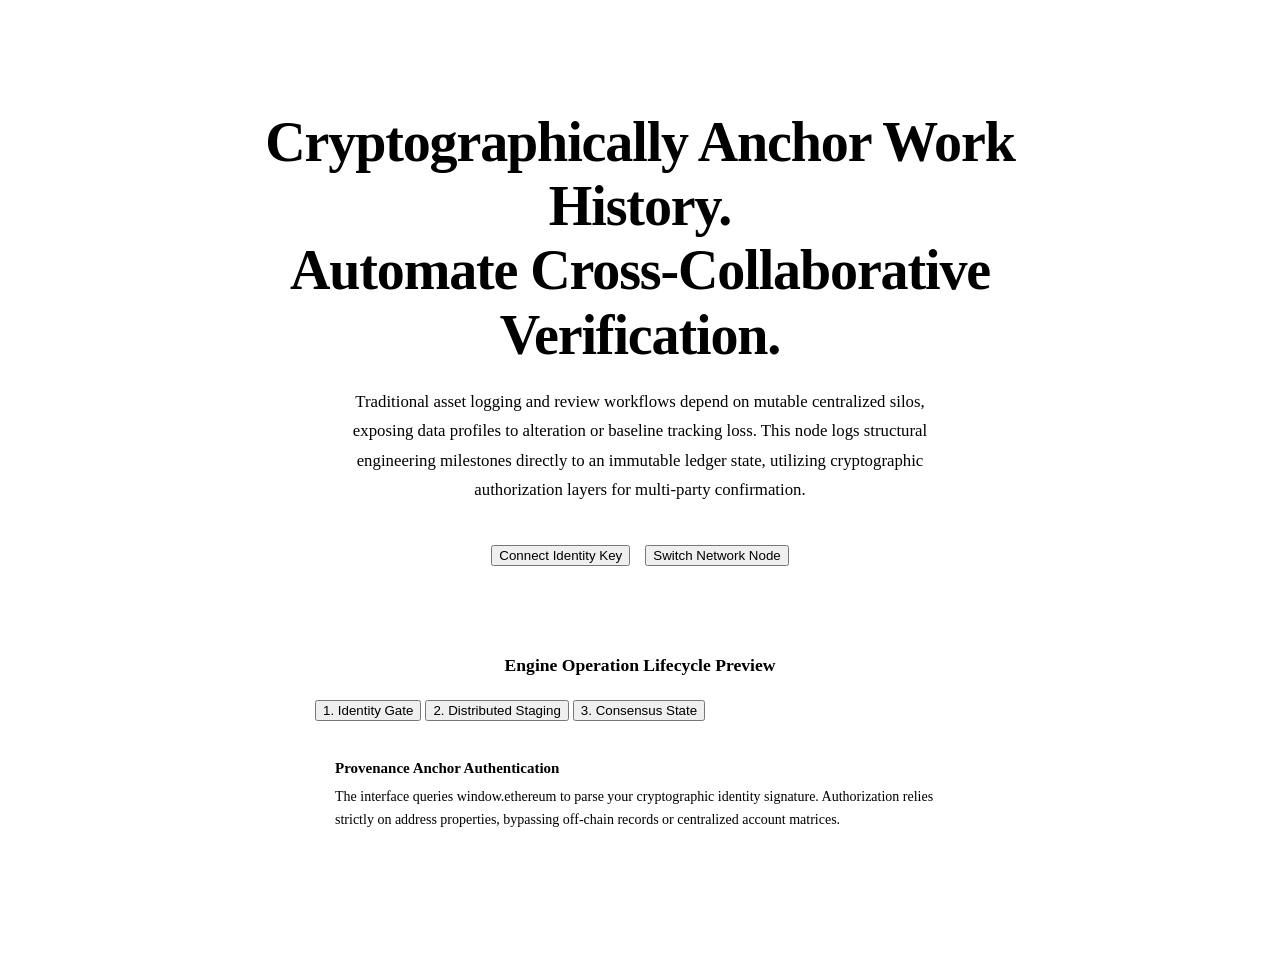
<file: Index.html>
<!DOCTYPE html>
<html lang="en">
<head>
  <meta charset="UTF-8" />
  <meta name="viewport" content="width=device-width, initial-scale=1.0" />
  <title>ChainGrade — Cryptographic Milestone Ledger</title>
  <link rel=\"stylesheet\" href=\"style.css\" />
  <style>
    .landing-hero {
      max-width: 760px;
      margin: 0 auto;
      padding: 4rem 1.5rem 2.5rem;
      text-align: center;
    }
    .landing-hero .utility-headline {
      font-size: clamp(2.2rem, 5.5vw, 3.5rem);
      font-weight: 900;
      color: var(--text-main);
      letter-spacing: -0.02em;
      line-height: 1.15;
      margin-bottom: 1.25rem;
    }
    .landing-hero .system-context {
      font-size: 1.05rem;
      color: var(--text-muted);
      line-height: 1.75;
      max-width: 600px;
      margin: 0 auto 2.5rem;
    }
    .interactive-hub {
      max-width: 650px;
      margin: 0 auto 4rem auto;
      padding: 0 1.5rem;
    }
    .interactive-hub h3 {
      font-size: 1.1rem;
      font-weight: 700;
      text-align: center;
      margin-bottom: 1.5rem;
    }
    .preview-box {
      background: var(--surface);
      border: 1px solid var(--border-color);
      border-radius: 6px;
      padding: 20px;
      min-height: 120px;
      font-size: 14px;
      color: var(--text-muted);
      line-height: 1.6;
    }
    .preview-box strong {
      display: block;
      color: var(--text-main);
      margin-bottom: 6px;
      font-size: 15px;
    }
  </style>
</head>
<body>

  <div class="landing-hero">
    <h1 class="utility-headline">Cryptographically Anchor Work History.<br>Automate Cross-Collaborative Verification.</h1>
    <p class="system-context">
      Traditional asset logging and review workflows depend on mutable centralized silos, exposing data profiles to alteration or baseline tracking loss. This node logs structural engineering milestones directly to an immutable ledger state, utilizing cryptographic authorization layers for multi-party confirmation.
    </p>

    <div style="display: flex; justify-content: center; gap: 15px; margin-bottom: 2rem;">
      <button id="connect-btn" class="primary-btn" onclick="connectWalletOnboarding()">Connect Identity Key</button>
      <button id="network-btn" class="outline-btn hidden" onclick="switchToPolygonAmoy()">Switch Network Node</button>
    </div>
    <p id="status-text" style="font-size: 13px; font-family: monospace; color: var(--text-muted);"></p>
  </div>

  <div class="interactive-hub">
    <h3>Engine Operation Lifecycle Preview</h3>
    <div class="filter-bar" style="justify-content: center; margin-bottom: 15px;">
      <button id="tab-step1" class="filter-pill active" onclick="showEngineStep(1)">1. Identity Gate</button>
      <button id="tab-step2" class="filter-pill" onclick="showEngineStep(2)">2. Distributed Staging</button>
      <button id="tab-step3" class="filter-pill" onclick="showEngineStep(3)">3. Consensus State</button>
    </div>
    <div id="engine-preview-display" class="preview-box">
      </div>
  </div>

  <script>
    const POLYGON_AMOY = { chainId: '0x13882' };
    const LS_WALLET_KEY = 'cg_authenticated_address';
    const LS_NETWORK_KEY = 'cg_correct_network';

    const pipelineSteps = {
      1: {
        title: "Provenance Anchor Authentication",
        desc: "The interface queries window.ethereum to parse your cryptographic identity signature. Authorization relies strictly on address properties, bypassing off-chain records or centralized account matrices."
      },
      2: {
        title: "Distributed File Encryption & Staging",
        desc: "File assets are mapped locally within browser memory and transmitted directly to the distributed IPFS layer. Cryptographic hashes tie work assets permanently to owner addresses before ledger entry."
      },
      3: {
        title: "Ledger State Locking",
        desc: "State changes execute by calling verifyProject functions within the contract code. Validators lock consensus confirmations on-chain, creating audit trails that resist outside modification."
      }
    };

    function showEngineStep(step) {
      document.querySelectorAll('.filter-pill').forEach(btn => btn.classList.remove('active'));
      document.getElementById('tab-step' + step).classList.add('active');
      
      const data = pipelineSteps[step];
      document.getElementById('engine-preview-display').innerHTML = `<strong>${data.title}</strong>${data.desc}`;
    }

    function setStatus(msg) {
      document.getElementById('status-text').textContent = msg;
    }

    function showNetworkBtn(show) {
      const btn = document.getElementById('network-btn');
      if (show) btn.classList.remove('hidden');
      else btn.classList.add('hidden');
    }

    function updateConnectBtn(address) {
      const btn = document.getElementById('connect-btn');
      if (address) {
        btn.innerText = 'Key Linked: ' + address.substring(0, 6) + '…' + address.substring(address.length - 4);
      } else {
        btn.innerText = 'Connect Identity Key';
      }
    }

    async function connectWalletOnboarding() {
      if (typeof window.ethereum === 'undefined') {
        setStatus('Cryptographic provider missing. Install a browser wallet.');
        return;
      }
      try {
        document.getElementById('connect-btn').disabled = true;
        setStatus('Requesting authorization interface signature...');
        
        const accounts = await window.ethereum.request({ method: 'eth_requestAccounts' });
        const userAddress = accounts[0];
        
        localStorage.setItem(LS_WALLET_KEY, userAddress);
        localStorage.setItem('userWallet', userAddress);
        updateConnectBtn(userAddress);

        const currentChain = await window.ethereum.request({ method: 'eth_chainId' });
        if (currentChain.toLowerCase() === POLYGON_AMOY.chainId) {
          localStorage.setItem(LS_NETWORK_KEY, '1');
          setStatus('Identity verified on Polygon Amoy. Initializing dashboard sync...');
          setTimeout(() => { window.location.href = 'dashboard.html'; }, 600);
        } else {
          localStorage.removeItem(LS_NETWORK_KEY);
          showNetworkBtn(true);
          setStatus('Identity address loaded. Network adjustment required.');
        }
      } catch (err) {
        setStatus('Identity linkage rejected: ' + err.message);
      } finally {
        document.getElementById('connect-btn').disabled = false;
      }
    }

    async function switchToPolygonAmoy() {
      try {
        await window.ethereum.request({
          method: 'wallet_switchEthereumChain',
          params: [{ chainId: POLYGON_AMOY.chainId }],
        });
      } catch (switchError) {
        if (switchError.code === 4902) {
          try {
            await window.ethereum.request({
              method: 'wallet_addEthereumChain',
              params: [{
                chainId: POLYGON_AMOY.chainId,
                chainName: 'Polygon Amoy Testnet',
                nativeCurrency: { name: 'MATIC', symbol: 'MATIC', decimals: 18 },
                rpcUrls: ['https://rpc-amoy.polygon.technology'],
                blockExplorerUrls: ['https://amoy.polygonscan.com'],
              }],
            });
          } catch (addError) {
            setStatus('Network addition rejected.');
          }
        } else {
          setStatus('Network migration failed.');
        }
      }
    }

    document.addEventListener("DOMContentLoaded", () => {
      showEngineStep(1);
      const storedAddress = localStorage.getItem(LS_WALLET_KEY);
      const isCorrectNetwork = localStorage.getItem(LS_NETWORK_KEY);

      if (storedAddress) {
        updateConnectBtn(storedAddress);
        if (isCorrectNetwork === '1') {
          setStatus('Active validation state live. Routing context...');
          setTimeout(() => { window.location.href = 'dashboard.html'; }, 600);
        } else {
          showNetworkBtn(true);
          setStatus('Identity linked. Switch network node to enter execution panel.');
        }
      }
    });
  </script>
</body>
</html>
</file>
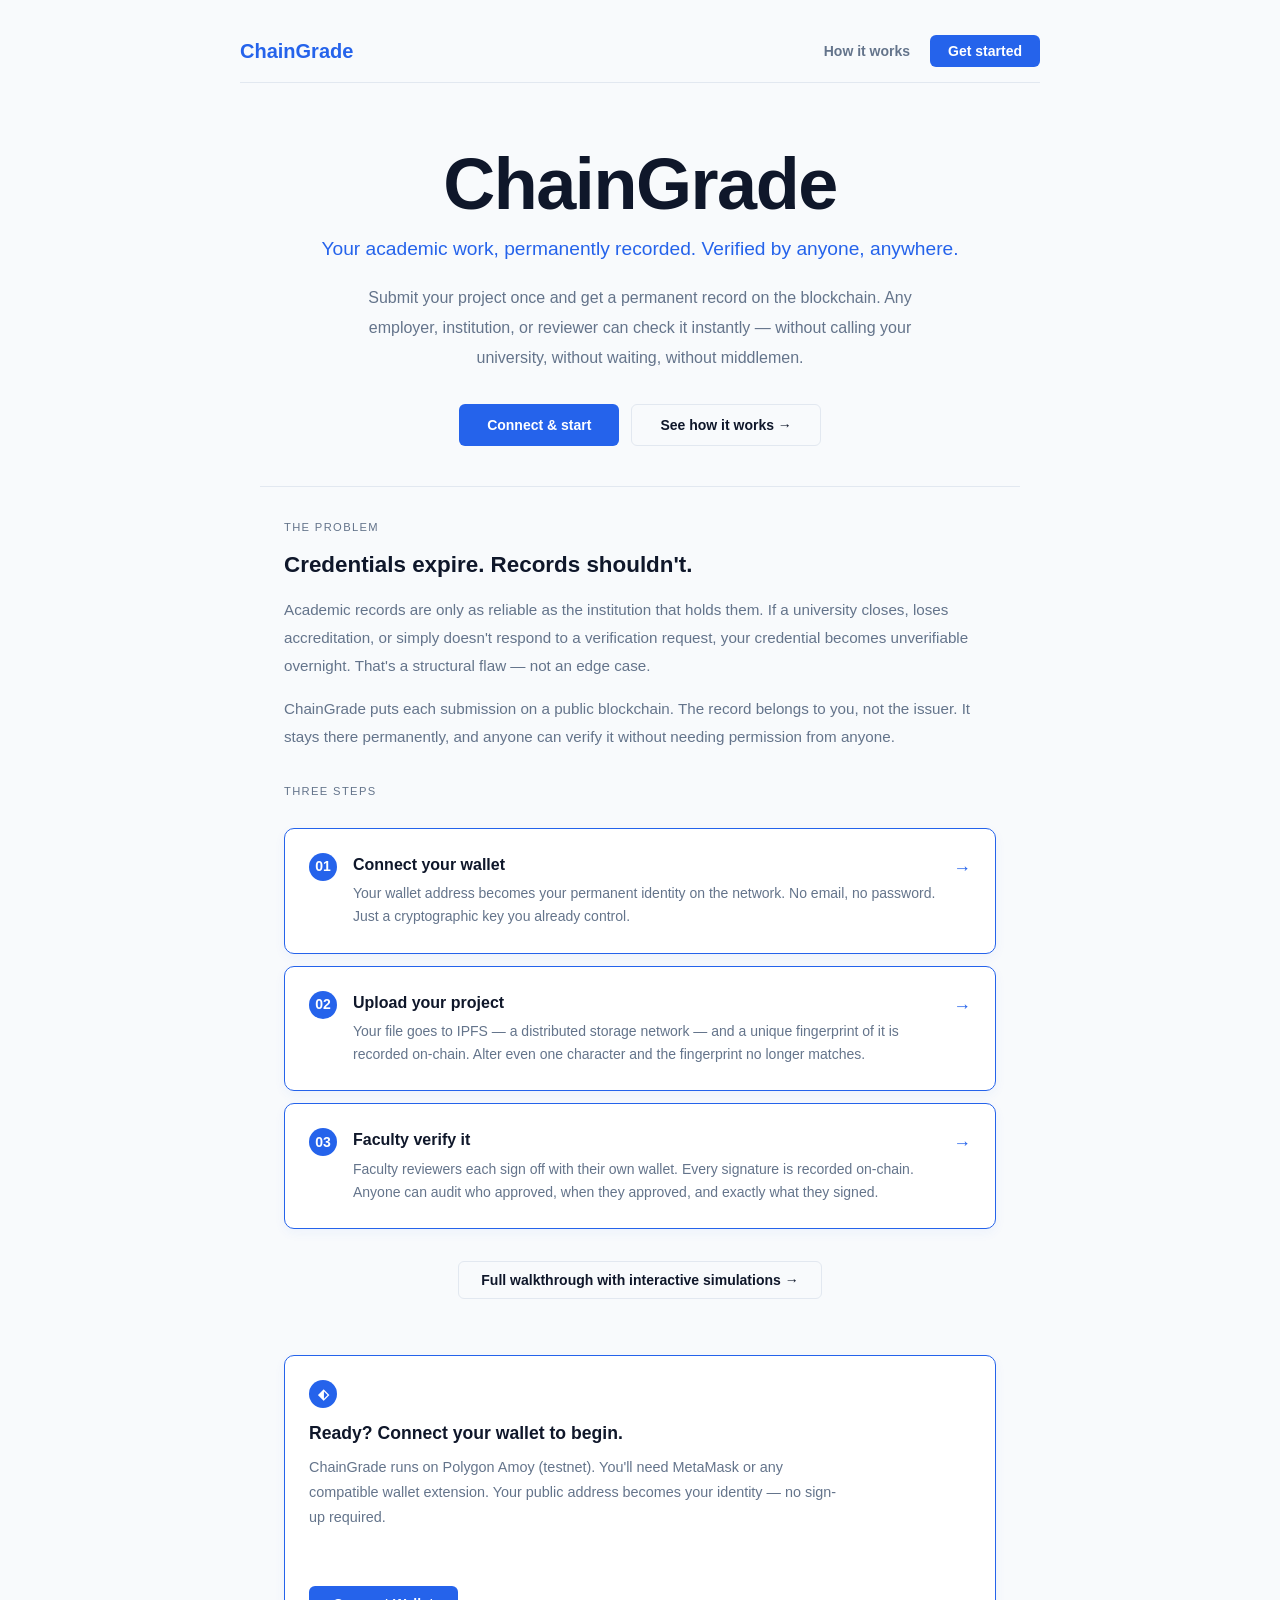
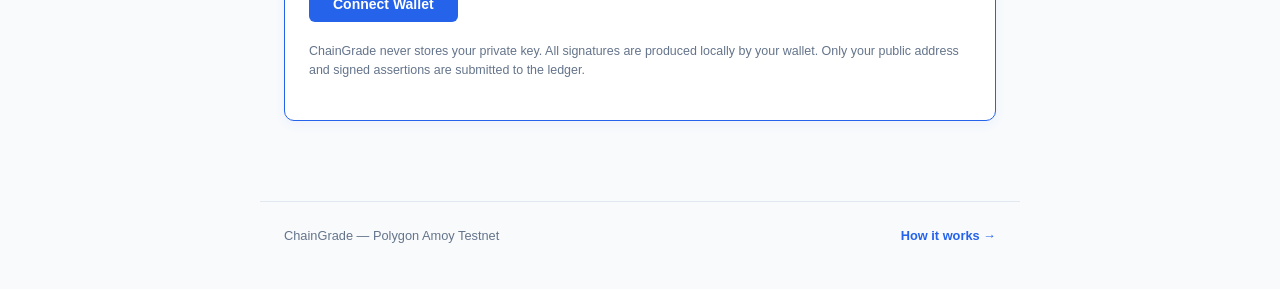
<file: index.html>
<!DOCTYPE html>
<html lang="en">
<head>
  <meta charset="UTF-8" />
  <meta name="viewport" content="width=device-width, initial-scale=1.0" />
  <title>ChainGrade — Blockchain-Verified Academic Records</title>
  <link rel="stylesheet" href="style.css" />
  <style>
    .landing-hero {
      max-width: 760px;
      margin: 0 auto;
      padding: 4rem 1.5rem 2.5rem;
      text-align: center;
    }
    .landing-hero .system-name {
      font-size: clamp(2.8rem, 7vw, 4.5rem);
      font-weight: 900;
      color: var(--text-main);
      letter-spacing: -0.02em;
      line-height: 1.05;
      margin-bottom: 0.75rem;
    }
    .landing-hero .tagline {
      font-size: 1.2rem;
      font-weight: 500;
      color: var(--accent-blue);
      margin-bottom: 1.25rem;
    }
    .landing-hero .summary {
      font-size: 1rem;
      color: var(--text-muted);
      line-height: 1.85;
      max-width: 560px;
      margin: 0 auto 2rem;
    }
    .cta-row {
      display: flex;
      gap: 0.75rem;
      justify-content: center;
      flex-wrap: wrap;
    }
    .why-block {
      max-width: 760px;
      margin: 0 auto;
      padding: 2rem 1.5rem;
      border-top: 1px solid var(--border-color);
    }
    .section-eyebrow {
      font-size: 0.7rem;
      letter-spacing: 0.12em;
      text-transform: uppercase;
      color: var(--text-muted);
      margin-bottom: 0.75rem;
    }
    .feature-list {
      display: grid;
      gap: 0.75rem;
      max-width: 760px;
      margin: 0 auto;
      padding: 0 1.5rem 2rem;
    }
    .feature-link {
      text-decoration: none;
      display: block;
    }
    .feature-link .step-card {
      display: flex;
      align-items: flex-start;
      gap: 1rem;
      transition: box-shadow 0.2s ease, transform 0.2s ease;
    }
    .feature-link .step-card:hover {
      transform: translateY(-2px);
      box-shadow: 0 6px 18px rgba(37, 99, 235, 0.1);
    }
    .feature-link .step-card .step-number { flex-shrink: 0; }
    .feature-link .step-card .arrow {
      margin-left: auto;
      color: var(--accent-blue);
      font-size: 1.1rem;
      flex-shrink: 0;
      padding-top: 2px;
    }
    .wallet-section {
      max-width: 760px;
      margin: 0 auto;
      padding: 1rem 1.5rem 5rem;
    }
    .footer-note {
      max-width: 760px;
      margin: 0 auto;
      padding: 1.5rem;
      border-top: 1px solid var(--border-color);
      display: flex;
      justify-content: space-between;
      align-items: center;
      flex-wrap: wrap;
      gap: 0.5rem;
    }
    .footer-note span { font-size: 0.8rem; color: var(--text-muted); }
    .footer-note a { font-size: 0.8rem; color: var(--accent-blue); text-decoration: none; font-weight: 600; }
  </style>
</head>
<body>

  <!-- Navbar -->
  <nav class="navbar">
    <div class="logo">ChainGrade</div>
    <div style="display: flex; align-items: center; gap: 1.25rem;">
      <a href="how-it-works.html" style="font-size: 0.875rem; color: var(--text-muted); text-decoration: none; font-weight: 600;">How it works</a>
      <button class="primary-btn" style="width: auto; padding: 8px 18px;" onclick="document.getElementById('wallet-section').scrollIntoView({behavior:'smooth'})">Get started</button>
    </div>
  </nav>

  <!-- Hero -->
  <div class="landing-hero">
    <h1 class="system-name">ChainGrade</h1>
    <p class="tagline">Your academic work, permanently recorded. Verified by anyone, anywhere.</p>
    <p class="summary">
      Submit your project once and get a permanent record on the blockchain. Any employer, institution, or reviewer can check it instantly — without calling your university, without waiting, without middlemen.
    </p>
    <div class="cta-row">
      <button class="primary-btn" style="width: auto; padding: 12px 28px;" onclick="document.getElementById('wallet-section').scrollIntoView({behavior:'smooth'})">Connect &amp; start</button>
      <a href="how-it-works.html">
        <button class="outline-btn" style="padding: 12px 28px;">See how it works →</button>
      </a>
    </div>
  </div>

  <!-- Why ChainGrade -->
  <div class="why-block">
    <p class="section-eyebrow">The problem</p>
    <h2 style="font-size: 1.4rem; font-weight: 700; color: var(--text-main); margin-bottom: 0.9rem;">Credentials expire. Records shouldn't.</h2>
    <p style="font-size: 0.95rem; color: var(--text-muted); line-height: 1.85; margin-bottom: 0.9rem;">
      Academic records are only as reliable as the institution that holds them. If a university closes, loses accreditation, or simply doesn't respond to a verification request, your credential becomes unverifiable overnight. That's a structural flaw — not an edge case.
    </p>
    <p style="font-size: 0.95rem; color: var(--text-muted); line-height: 1.85;">
      ChainGrade puts each submission on a public blockchain. The record belongs to you, not the issuer. It stays there permanently, and anyone can verify it without needing permission from anyone.
    </p>
  </div>

  <!-- How It Works — 3 Steps -->
  <div style="max-width: 760px; margin: 0 auto; padding: 0 1.5rem 1rem;">
    <p class="section-eyebrow">Three steps</p>
  </div>

  <div class="feature-list">

    <a href="how-it-works.html#provenance" class="feature-link">
      <div class="step-card active">
        <div class="step-number">01</div>
        <div>
          <h3 style="font-size: 1rem; font-weight: 700; color: var(--text-main); margin-bottom: 0.35rem;">Connect your wallet</h3>
          <p style="font-size: 0.875rem; color: var(--text-muted); margin: 0; line-height: 1.65;">
            Your wallet address becomes your permanent identity on the network. No email, no password. Just a cryptographic key you already control.
          </p>
        </div>
        <span class="arrow">→</span>
      </div>
    </a>

    <a href="how-it-works.html#distributed" class="feature-link">
      <div class="step-card active">
        <div class="step-number">02</div>
        <div>
          <h3 style="font-size: 1rem; font-weight: 700; color: var(--text-main); margin-bottom: 0.35rem;">Upload your project</h3>
          <p style="font-size: 0.875rem; color: var(--text-muted); margin: 0; line-height: 1.65;">
            Your file goes to IPFS — a distributed storage network — and a unique fingerprint of it is recorded on-chain. Alter even one character and the fingerprint no longer matches.
          </p>
        </div>
        <span class="arrow">→</span>
      </div>
    </a>

    <a href="how-it-works.html#approval" class="feature-link">
      <div class="step-card active">
        <div class="step-number">03</div>
        <div>
          <h3 style="font-size: 1rem; font-weight: 700; color: var(--text-main); margin-bottom: 0.35rem;">Faculty verify it</h3>
          <p style="font-size: 0.875rem; color: var(--text-muted); margin: 0; line-height: 1.65;">
            Faculty reviewers each sign off with their own wallet. Every signature is recorded on-chain. Anyone can audit who approved, when they approved, and exactly what they signed.
          </p>
        </div>
        <span class="arrow">→</span>
      </div>
    </a>

  </div>

  <div style="text-align: center; padding: 0 1.5rem 2.5rem;">
    <a href="how-it-works.html">
      <button class="outline-btn" style="padding: 10px 22px; font-size: 0.875rem;">Full walkthrough with interactive simulations →</button>
    </a>
  </div>

  <!-- Wallet Connection -->
  <div class="wallet-section" id="wallet-section">
    <div class="step-card active" id="wallet-connect-card">
      <div class="step-number">&#x2B16;</div>
      <h2 style="font-size: 1.1rem; font-weight: 700; color: var(--text-main); margin: 0.5rem 0 0.5rem;">Ready? Connect your wallet to begin.</h2>
      <p style="font-size: 0.9rem; color: var(--text-muted); line-height: 1.75; margin-bottom: 1.5rem; max-width: 540px;">
        ChainGrade runs on Polygon Amoy (testnet). You'll need MetaMask or any compatible wallet extension. Your public address becomes your identity — no sign-up required.
      </p>

      <div id="wallet-status" style="margin-bottom: 0.9rem; font-size: 0.85rem; color: var(--text-muted); min-height: 1.1rem;"></div>

      <div style="display: flex; flex-wrap: wrap; gap: 0.75rem; align-items: center;">
        <button class="primary-btn" style="width: auto; padding: 10px 24px;" id="connect-btn" onclick="connectWalletOnboarding()">
          Connect Wallet
        </button>
        <button class="outline-btn" id="network-btn" onclick="switchToPolygonAmoy()" style="display: none;">
          Switch to Polygon Amoy
        </button>
      </div>

      <p style="margin-top: 1.25rem; font-size: 0.78rem; color: var(--text-muted);">
        ChainGrade never stores your private key. All signatures are produced locally by your wallet. Only your public address and signed assertions are submitted to the ledger.
      </p>
    </div>
  </div>

  <!-- Footer -->
  <div class="footer-note">
    <span>ChainGrade — Polygon Amoy Testnet</span>
    <a href="how-it-works.html">How it works →</a>
  </div>

  <script>
    var LS_WALLET_KEY  = 'chaingr_wallet_address';
    var LS_NETWORK_KEY = 'chaingr_network_ok';

    var POLYGON_AMOY = {
      chainId: '0x13882',
      chainName: 'Polygon Amoy Testnet',
      nativeCurrency: { name: 'MATIC', symbol: 'MATIC', decimals: 18 },
      rpcUrls: ['https://rpc-amoy.polygon.technology/'],
      blockExplorerUrls: ['https://amoy.polygonscan.com/']
    };

    function setStatus(msg) {
      var el = document.getElementById('wallet-status');
      if (el) el.textContent = msg;
    }

    function showNetworkBtn(visible) {
      var btn = document.getElementById('network-btn');
      if (btn) btn.style.display = visible ? 'inline-flex' : 'none';
    }

    function updateConnectBtn(address) {
      var btn = document.getElementById('connect-btn');
      if (!btn) return;
      if (address) {
        btn.textContent = address.slice(0, 6) + '…' + address.slice(-4);
        btn.disabled = true;
      } else {
        btn.textContent = 'Connect Wallet';
        btn.disabled = false;
      }
    }

    async function connectWalletOnboarding() {
      if (typeof window.ethereum === 'undefined') {
        setStatus('No wallet extension found. Install MetaMask to continue.');
        return;
      }
      try {
        var accounts = await window.ethereum.request({ method: 'eth_requestAccounts' });
        if (!accounts || accounts.length === 0) {
          setStatus('Connection cancelled or no accounts returned.');
          return;
        }
        var address = accounts[0];
        localStorage.setItem(LS_WALLET_KEY, address);
        localStorage.setItem('userWallet', address);
        updateConnectBtn(address);
        setStatus('Connected: ' + address);

        var chainId = await window.ethereum.request({ method: 'eth_chainId' });
        if (chainId !== POLYGON_AMOY.chainId) {
          localStorage.removeItem(LS_NETWORK_KEY);
          showNetworkBtn(true);
          setStatus('Wallet connected. Switch to Polygon Amoy to enter the dashboard.');
        } else {
          localStorage.setItem(LS_NETWORK_KEY, '1');
          showNetworkBtn(false);
          setStatus('Connected and on Polygon Amoy. Entering dashboard…');
          setTimeout(function () { window.location.href = 'dashboard.html'; }, 900);
        }
      } catch (err) {
        setStatus('Error: ' + (err.message || err));
      }
    }

    async function switchToPolygonAmoy() {
      if (typeof window.ethereum === 'undefined') {
        setStatus('No wallet found.');
        return;
      }
      try {
        await window.ethereum.request({
          method: 'wallet_switchEthereumChain',
          params: [{ chainId: POLYGON_AMOY.chainId }]
        });
        localStorage.setItem(LS_NETWORK_KEY, '1');
        showNetworkBtn(false);
        setStatus('Switched to Polygon Amoy. Entering dashboard…');
        setTimeout(function () { window.location.href = 'dashboard.html'; }, 600);
      } catch (switchErr) {
        if (switchErr.code === 4902) {
          try {
            await window.ethereum.request({
              method: 'wallet_addEthereumChain',
              params: [POLYGON_AMOY]
            });
            localStorage.setItem(LS_NETWORK_KEY, '1');
            showNetworkBtn(false);
            setStatus('Polygon Amoy added. Entering dashboard…');
            setTimeout(function () { window.location.href = 'dashboard.html'; }, 600);
          } catch (addErr) {
            setStatus('Failed to add network: ' + (addErr.message || addErr));
          }
        } else {
          setStatus('Network switch error: ' + (switchErr.message || switchErr));
        }
      }
    }

    document.addEventListener('DOMContentLoaded', function () {
      var storedAddress = localStorage.getItem(LS_WALLET_KEY);
      var networkOk     = localStorage.getItem(LS_NETWORK_KEY) === '1';

      if (storedAddress) {
        updateConnectBtn(storedAddress);
        if (networkOk) {
          setStatus('Previously connected. Entering dashboard…');
          setTimeout(function () { window.location.href = 'dashboard.html'; }, 600);
        } else {
          showNetworkBtn(true);
          setStatus('Previously connected as ' + storedAddress + '. Switch to Polygon Amoy to continue.');
        }
      }

      if (typeof window.ethereum !== 'undefined') {
        window.ethereum.on('accountsChanged', function (accounts) {
          if (accounts.length === 0) {
            localStorage.removeItem(LS_WALLET_KEY);
            localStorage.removeItem(LS_NETWORK_KEY);
            localStorage.removeItem('userWallet');
            updateConnectBtn(null);
            showNetworkBtn(false);
            setStatus('Wallet disconnected.');
          } else {
            localStorage.setItem(LS_WALLET_KEY, accounts[0]);
            localStorage.setItem('userWallet', accounts[0]);
            updateConnectBtn(accounts[0]);
          }
        });

        window.ethereum.on('chainChanged', function (chainId) {
          if (chainId === POLYGON_AMOY.chainId) {
            localStorage.setItem(LS_NETWORK_KEY, '1');
            showNetworkBtn(false);
            setStatus('On Polygon Amoy. Entering dashboard…');
            setTimeout(function () { window.location.href = 'dashboard.html'; }, 600);
          } else {
            localStorage.removeItem(LS_NETWORK_KEY);
            showNetworkBtn(true);
            setStatus('Switch to Polygon Amoy to continue.');
          }
        });
      }
    });
  </script>

</body>
</html>
</file>
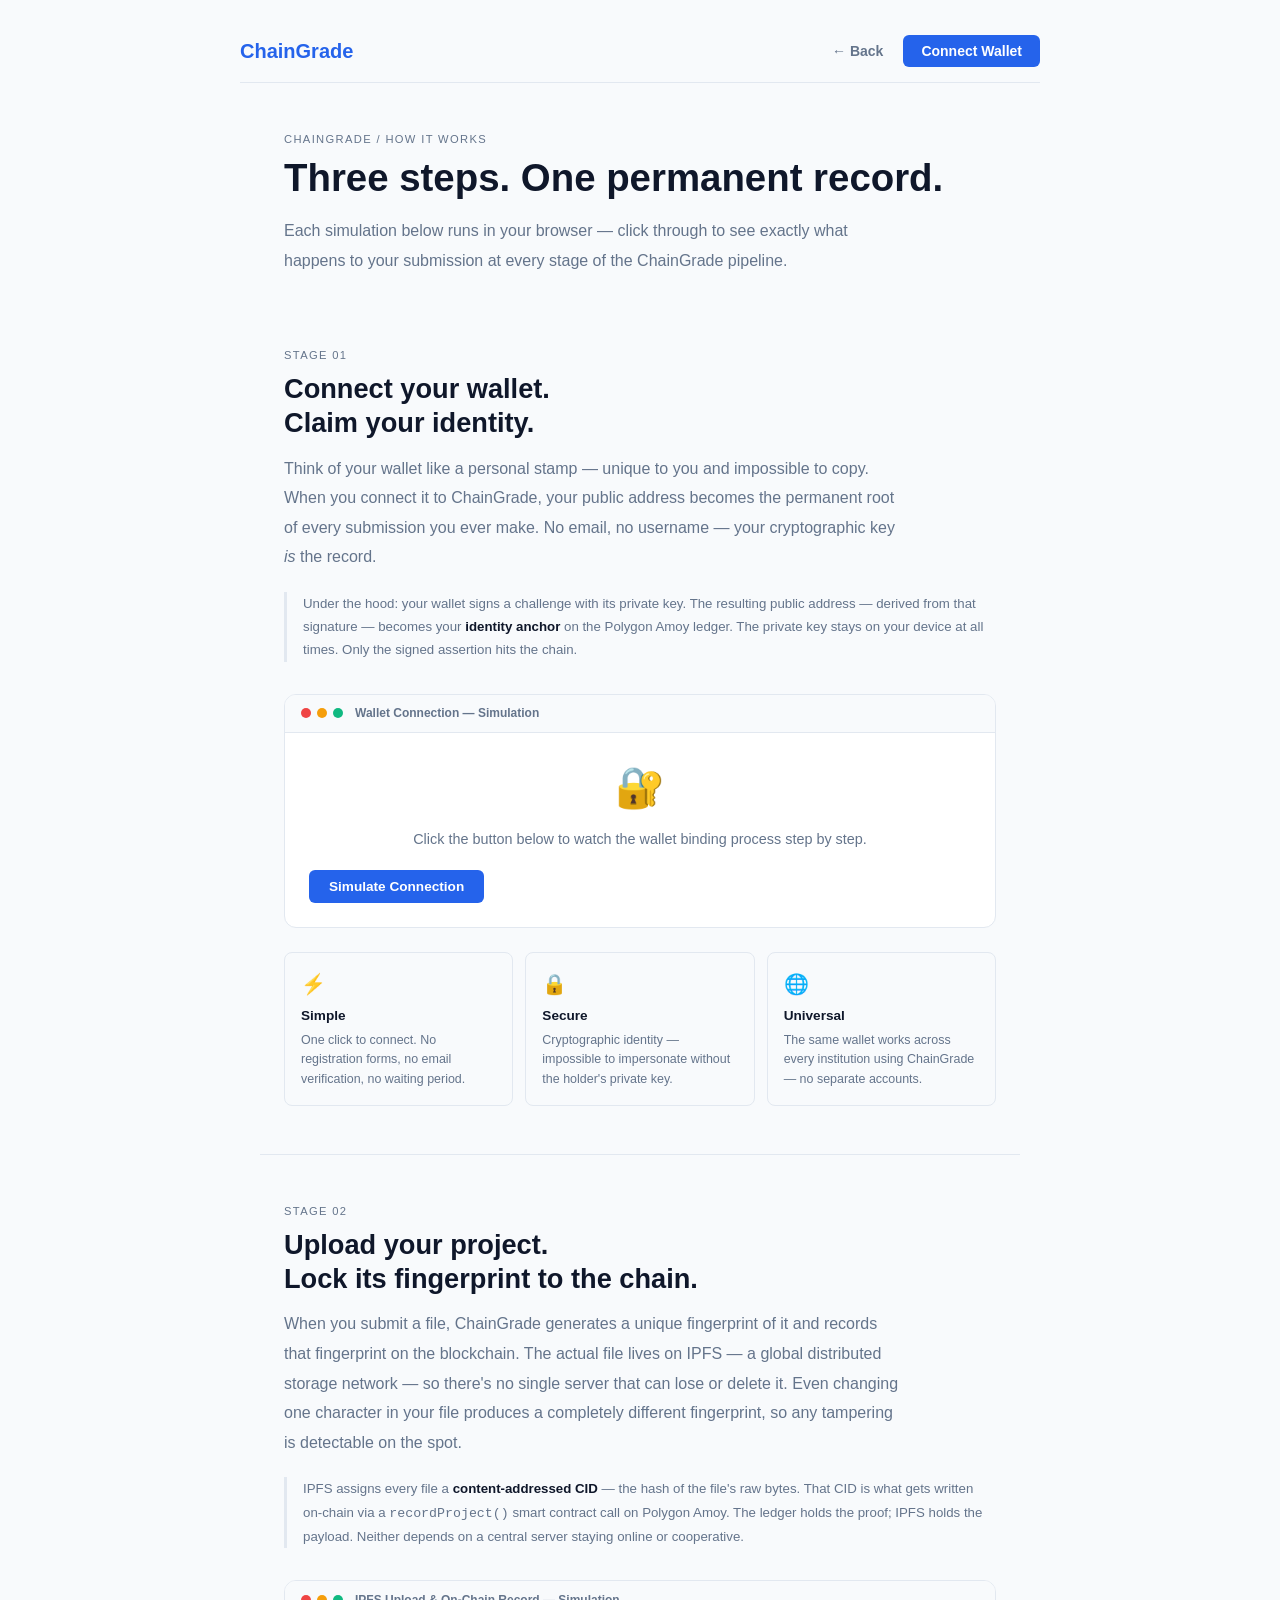
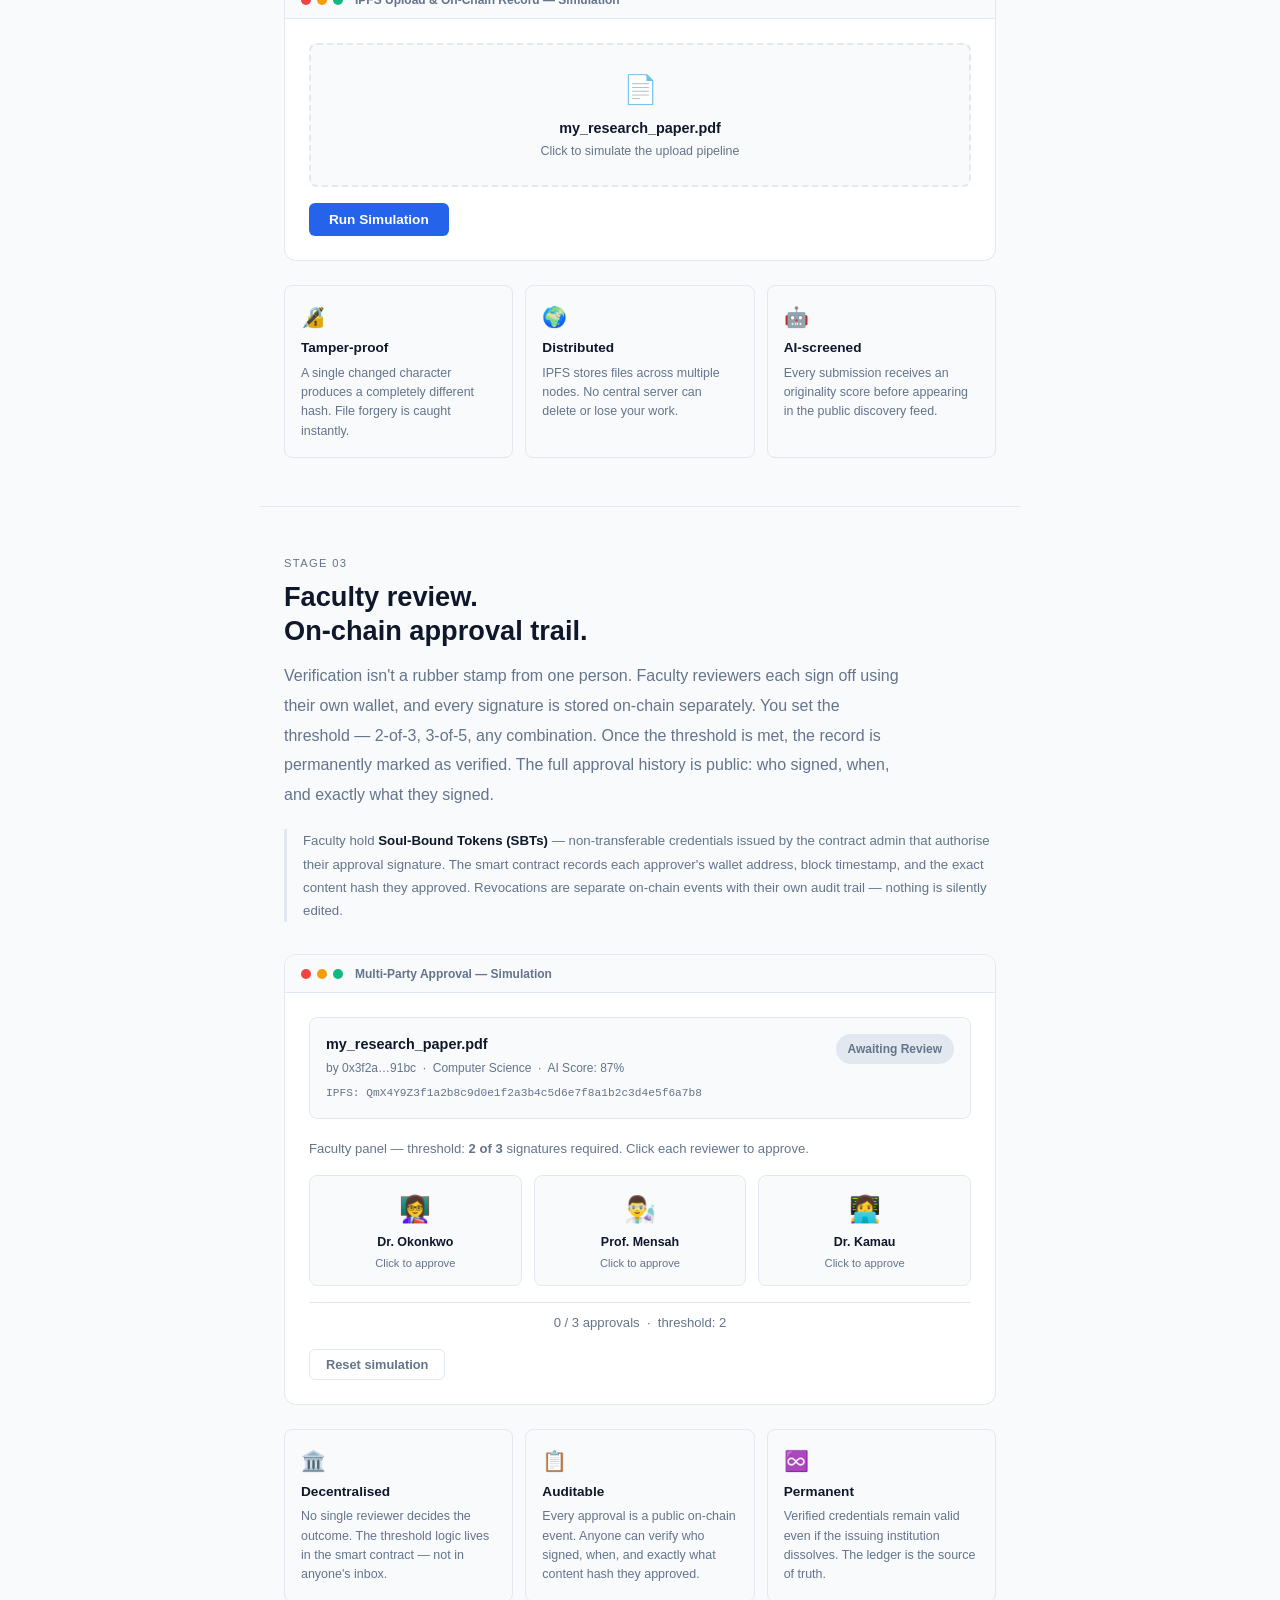
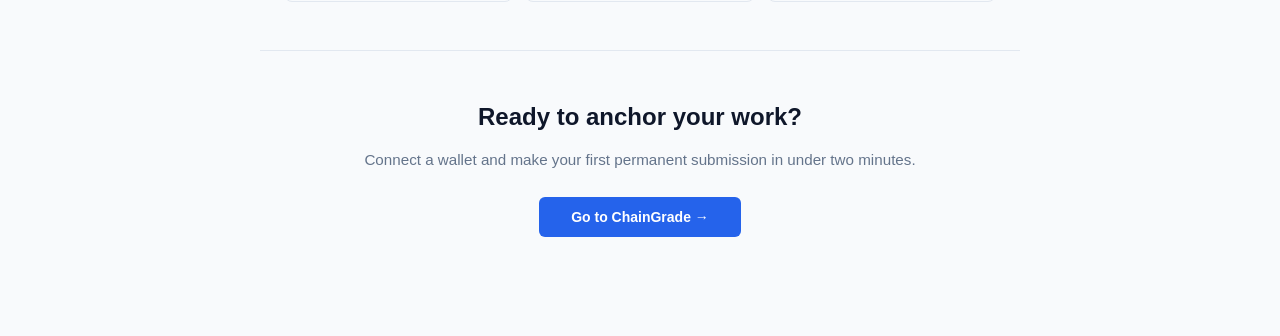
<file: how-it-works.html>
<!DOCTYPE html>
<html lang="en">
<head>
  <meta charset="UTF-8" />
  <meta name="viewport" content="width=device-width, initial-scale=1.0" />
  <title>ChainGrade — How It Works</title>
  <link rel="stylesheet" href="style.css" />
  <style>
    /* ── Page Layout ────────────────────────────────────────── */
    .hiw-stage {
      max-width: 760px;
      margin: 0 auto;
      padding: 3rem 1.5rem;
      border-bottom: 1px solid var(--border-color);
    }
    .hiw-stage:last-of-type { border-bottom: none; }

    .stage-label {
      font-size: 0.7rem;
      letter-spacing: 0.12em;
      text-transform: uppercase;
      color: var(--text-muted);
      margin-bottom: 0.5rem;
    }

    .hiw-stage h2 {
      font-size: clamp(1.3rem, 3.5vw, 1.7rem);
      font-weight: 800;
      color: var(--text-main);
      margin-bottom: 0.85rem;
      line-height: 1.25;
    }

    .plain-explain {
      font-size: 1rem;
      color: var(--text-muted);
      line-height: 1.85;
      margin-bottom: 1.25rem;
      max-width: 620px;
    }

    .technical-note {
      font-size: 0.83rem;
      color: var(--text-muted);
      border-left: 3px solid var(--border-color);
      padding-left: 1rem;
      margin-bottom: 2rem;
      line-height: 1.75;
    }
    .technical-note strong { color: var(--text-main); }

    /* ── Mockup Shell ───────────────────────────────────────── */
    .mockup {
      background: var(--surface);
      border: 1px solid var(--border-color);
      border-radius: 12px;
      overflow: hidden;
      margin-bottom: 1.5rem;
    }

    .mockup-titlebar {
      background: var(--background);
      border-bottom: 1px solid var(--border-color);
      padding: 0.6rem 1rem;
      display: flex;
      align-items: center;
      gap: 6px;
    }

    .tb-dot {
      width: 10px; height: 10px;
      border-radius: 50%;
    }

    .tb-label {
      font-size: 0.75rem;
      color: var(--text-muted);
      font-weight: 600;
      margin-left: 6px;
    }

    .mockup-body {
      padding: 1.5rem;
    }

    /* ── Sim Shared ─────────────────────────────────────────── */
    .sim-steps { margin-bottom: 1.25rem; }

    .sim-row {
      display: flex;
      align-items: flex-start;
      gap: 0.875rem;
      padding: 0.65rem 0;
      border-bottom: 1px solid var(--border-color);
    }
    .sim-row:last-child { border-bottom: none; }

    .sim-check {
      width: 22px; height: 22px;
      border-radius: 50%;
      border: 2px solid var(--border-color);
      display: flex;
      align-items: center;
      justify-content: center;
      font-size: 10px;
      font-weight: 700;
      flex-shrink: 0;
      color: var(--text-muted);
      transition: all 0.3s ease;
    }
    .sim-check.active {
      border-color: var(--accent-blue);
      color: var(--accent-blue);
      animation: pulse 0.9s ease-in-out infinite;
    }
    .sim-check.done {
      background: var(--accent-green);
      border-color: var(--accent-green);
      color: white;
      font-size: 12px;
    }
    @keyframes pulse {
      0%, 100% { transform: scale(1); }
      50% { transform: scale(1.15); }
    }

    .sim-row-text { font-size: 0.875rem; color: var(--text-main); font-weight: 500; }
    .sim-row-detail {
      font-size: 0.75rem;
      color: var(--text-muted);
      font-family: monospace;
      margin-top: 2px;
    }

    .sim-progress-bar {
      height: 5px;
      background: var(--border-color);
      border-radius: 3px;
      overflow: hidden;
      margin: 4px 0;
    }
    .sim-progress-fill {
      height: 100%;
      background: var(--accent-blue);
      border-radius: 3px;
      width: 0%;
      transition: width 0.06s linear;
    }

    .hash-block {
      font-family: monospace;
      font-size: 0.78rem;
      background: rgba(37, 99, 235, 0.07);
      color: var(--accent-blue);
      padding: 0.5rem 0.875rem;
      border-radius: 6px;
      word-break: break-all;
      margin-top: 0.75rem;
    }

    .chain-badge {
      display: inline-flex;
      align-items: center;
      gap: 5px;
      font-size: 0.73rem;
      font-weight: 700;
      color: #047857;
      background: rgba(16, 185, 129, 0.12);
      padding: 4px 10px;
      border-radius: 20px;
      margin-top: 0.6rem;
    }
    .chain-dot {
      width: 6px; height: 6px;
      border-radius: 50%;
      background: #10b981;
    }

    .sim-btn {
      background: var(--accent-blue);
      color: white;
      border: none;
      padding: 9px 20px;
      border-radius: 6px;
      font-size: 0.85rem;
      font-weight: 600;
      cursor: pointer;
      transition: background 0.2s ease;
    }
    .sim-btn:hover { background: #1d4ed8; }
    .sim-btn:disabled { background: var(--border-color); color: var(--text-muted); cursor: not-allowed; }

    .sim-reset-btn {
      background: transparent;
      color: var(--text-muted);
      border: 1px solid var(--border-color);
      padding: 7px 16px;
      border-radius: 6px;
      font-size: 0.8rem;
      font-weight: 600;
      cursor: pointer;
    }

    /* ── Approval mockup ───────────────────────────────────── */
    .reviewer-grid {
      display: grid;
      grid-template-columns: repeat(3, 1fr);
      gap: 0.75rem;
      margin: 1rem 0;
    }

    .reviewer-card {
      background: var(--background);
      border: 1px solid var(--border-color);
      border-radius: 8px;
      padding: 0.875rem 0.5rem;
      text-align: center;
      cursor: pointer;
      transition: border-color 0.2s ease, background 0.2s ease;
      user-select: none;
    }
    .reviewer-card:hover:not(.approved) { border-color: var(--accent-blue); }
    .reviewer-card.approved {
      border-color: var(--accent-green);
      background: rgba(16, 185, 129, 0.07);
      cursor: default;
    }

    .reviewer-avatar { font-size: 1.6rem; margin-bottom: 5px; }
    .reviewer-name { font-size: 0.78rem; font-weight: 700; color: var(--text-main); }
    .reviewer-status { font-size: 0.7rem; color: var(--text-muted); margin-top: 3px; min-height: 1rem; }

    .approval-tally {
      font-size: 0.82rem;
      color: var(--text-muted);
      text-align: center;
      padding: 0.6rem 0 0;
      border-top: 1px solid var(--border-color);
      margin-top: 0.5rem;
    }

    .approval-success {
      display: none;
      margin-top: 1rem;
      padding: 0.875rem 1rem;
      background: rgba(16, 185, 129, 0.1);
      border: 1px solid var(--accent-green);
      border-radius: 8px;
      text-align: center;
    }
    .approval-success .icon { font-size: 1.1rem; margin-bottom: 4px; }
    .approval-success .title { font-size: 0.9rem; font-weight: 700; color: #047857; }
    .approval-success .detail { font-size: 0.75rem; color: var(--text-muted); margin-top: 3px; }

    /* ── Significance cards ──────────────────────────────── */
    .sig-grid {
      display: grid;
      grid-template-columns: repeat(3, 1fr);
      gap: 0.75rem;
      margin-top: 1.5rem;
    }

    .sig-card {
      background: var(--background);
      border: 1px solid var(--border-color);
      border-radius: 8px;
      padding: 1rem;
    }
    .sig-icon { font-size: 1.25rem; margin-bottom: 0.4rem; }
    .sig-title { font-size: 0.85rem; font-weight: 700; color: var(--text-main); margin-bottom: 0.3rem; }
    .sig-desc { font-size: 0.78rem; color: var(--text-muted); line-height: 1.55; }

    /* ── Submission record preview ───────────────────────── */
    .record-preview {
      background: var(--background);
      border: 1px solid var(--border-color);
      border-radius: 8px;
      padding: 1rem;
      margin-bottom: 1.25rem;
    }
    .record-header {
      display: flex;
      justify-content: space-between;
      align-items: flex-start;
      gap: 0.5rem;
    }
    .record-filename { font-size: 0.9rem; font-weight: 700; color: var(--text-main); }
    .record-meta { font-size: 0.75rem; color: var(--text-muted); margin-top: 3px; }
    .record-hash { font-family: monospace; font-size: 0.7rem; color: var(--text-muted); margin-top: 0.5rem; word-break: break-all; }

    /* ── Upload drop area ────────────────────────────────── */
    .upload-zone {
      background: var(--background);
      border: 2px dashed var(--border-color);
      border-radius: 8px;
      padding: 1.5rem;
      text-align: center;
      cursor: pointer;
      transition: border-color 0.2s ease;
      margin-bottom: 1rem;
    }
    .upload-zone:hover { border-color: var(--accent-blue); }

    @media (max-width: 600px) {
      .sig-grid { grid-template-columns: 1fr; }
      .reviewer-grid { grid-template-columns: repeat(3, 1fr); }
    }
  </style>
</head>
<body>

  <!-- Navbar -->
  <nav class="navbar">
    <div class="logo" style="cursor: pointer;" onclick="window.location.href='index.html'">ChainGrade</div>
    <div style="display: flex; align-items: center; gap: 1.25rem;">
      <a href="index.html" style="font-size: 0.875rem; color: var(--text-muted); text-decoration: none; font-weight: 600;">← Back</a>
      <a href="index.html#wallet-section">
        <button class="primary-btn" style="width: auto; padding: 8px 18px;">Connect Wallet</button>
      </a>
    </div>
  </nav>

  <!-- Page header -->
  <div style="max-width: 760px; margin: 0 auto; padding: 3rem 1.5rem 1.5rem;">
    <p style="font-size: 0.7rem; letter-spacing: 0.12em; text-transform: uppercase; color: var(--text-muted); margin-bottom: 0.5rem;">ChainGrade / How It Works</p>
    <h1 style="font-size: clamp(1.75rem, 4.5vw, 2.4rem); font-weight: 900; color: var(--text-main); line-height: 1.15; margin-bottom: 1rem;">Three steps. One permanent record.</h1>
    <p style="font-size: 1rem; color: var(--text-muted); line-height: 1.85; max-width: 600px;">
      Each simulation below runs in your browser — click through to see exactly what happens to your submission at every stage of the ChainGrade pipeline.
    </p>
  </div>

  <!-- ─────────────────────────────────────────────────────────────
       STAGE 01 — Provenance Anchor
  ───────────────────────────────────────────────────────────────── -->
  <section class="hiw-stage" id="provenance">

    <p class="stage-label">Stage 01</p>
    <h2>Connect your wallet.<br>Claim your identity.</h2>

    <p class="plain-explain">
      Think of your wallet like a personal stamp — unique to you and impossible to copy. When you connect it to ChainGrade, your public address becomes the permanent root of every submission you ever make. No email, no username — your cryptographic key <em>is</em> the record.
    </p>

    <p class="technical-note">
      Under the hood: your wallet signs a challenge with its private key. The resulting public address — derived from that signature — becomes your <strong>identity anchor</strong> on the Polygon Amoy ledger. The private key stays on your device at all times. Only the signed assertion hits the chain.
    </p>

    <!-- Wallet Simulation -->
    <div class="mockup">
      <div class="mockup-titlebar">
        <div class="tb-dot" style="background:#ef4444;"></div>
        <div class="tb-dot" style="background:#f59e0b;"></div>
        <div class="tb-dot" style="background:#10b981;"></div>
        <span class="tb-label">Wallet Connection — Simulation</span>
      </div>
      <div class="mockup-body">

        <div style="text-align: center; margin-bottom: 1.25rem;">
          <div id="w-icon" style="font-size: 2.5rem; margin-bottom: 0.75rem; transition: all 0.3s;">🔐</div>
          <p id="w-intro" style="font-size: 0.9rem; color: var(--text-muted);">Click the button below to watch the wallet binding process step by step.</p>
        </div>

        <div class="sim-steps" id="w-steps" style="display:none;">
          <div class="sim-row">
            <div class="sim-check" id="wc1">1</div>
            <div>
              <div class="sim-row-text">Wallet extension detected</div>
              <div class="sim-row-detail" id="wc1d">waiting…</div>
            </div>
          </div>
          <div class="sim-row">
            <div class="sim-check" id="wc2">2</div>
            <div>
              <div class="sim-row-text">Public address retrieved</div>
              <div class="sim-row-detail" id="wc2d">waiting…</div>
            </div>
          </div>
          <div class="sim-row">
            <div class="sim-check" id="wc3">3</div>
            <div>
              <div class="sim-row-text">Network confirmed — Polygon Amoy</div>
              <div class="sim-row-detail" id="wc3d">waiting…</div>
            </div>
          </div>
          <div class="sim-row">
            <div class="sim-check" id="wc4">4</div>
            <div>
              <div class="sim-row-text">Identity anchored on-chain</div>
              <div class="sim-row-detail" id="wc4d">waiting…</div>
            </div>
          </div>
        </div>

        <div id="w-result" style="display:none; margin-bottom: 1rem;">
          <div class="hash-block" id="w-addr"></div>
          <div><span class="chain-badge"><span class="chain-dot"></span>Identity Anchored</span></div>
        </div>

        <div style="display:flex; gap:0.75rem; flex-wrap:wrap;">
          <button class="sim-btn" id="w-start-btn" onclick="runWalletSim()">Simulate Connection</button>
          <button class="sim-reset-btn" id="w-reset-btn" style="display:none;" onclick="resetWalletSim()">Reset</button>
        </div>

      </div>
    </div>

    <div class="sig-grid">
      <div class="sig-card">
        <div class="sig-icon">⚡</div>
        <div class="sig-title">Simple</div>
        <div class="sig-desc">One click to connect. No registration forms, no email verification, no waiting period.</div>
      </div>
      <div class="sig-card">
        <div class="sig-icon">🔒</div>
        <div class="sig-title">Secure</div>
        <div class="sig-desc">Cryptographic identity — impossible to impersonate without the holder's private key.</div>
      </div>
      <div class="sig-card">
        <div class="sig-icon">🌐</div>
        <div class="sig-title">Universal</div>
        <div class="sig-desc">The same wallet works across every institution using ChainGrade — no separate accounts.</div>
      </div>
    </div>

  </section>

  <!-- ─────────────────────────────────────────────────────────────
       STAGE 02 — Distributed State (IPFS Upload)
  ───────────────────────────────────────────────────────────────── -->
  <section class="hiw-stage" id="distributed">

    <p class="stage-label">Stage 02</p>
    <h2>Upload your project.<br>Lock its fingerprint to the chain.</h2>

    <p class="plain-explain">
      When you submit a file, ChainGrade generates a unique fingerprint of it and records that fingerprint on the blockchain. The actual file lives on IPFS — a global distributed storage network — so there's no single server that can lose or delete it. Even changing one character in your file produces a completely different fingerprint, so any tampering is detectable on the spot.
    </p>

    <p class="technical-note">
      IPFS assigns every file a <strong>content-addressed CID</strong> — the hash of the file's raw bytes. That CID is what gets written on-chain via a <code>recordProject()</code> smart contract call on Polygon Amoy. The ledger holds the proof; IPFS holds the payload. Neither depends on a central server staying online or cooperative.
    </p>

    <!-- Upload Simulation -->
    <div class="mockup">
      <div class="mockup-titlebar">
        <div class="tb-dot" style="background:#ef4444;"></div>
        <div class="tb-dot" style="background:#f59e0b;"></div>
        <div class="tb-dot" style="background:#10b981;"></div>
        <span class="tb-label">IPFS Upload &amp; On-Chain Record — Simulation</span>
      </div>
      <div class="mockup-body">

        <div class="upload-zone" id="u-drop" onclick="runUploadSim()" title="Click to simulate upload">
          <div style="font-size: 1.75rem; margin-bottom: 0.4rem;">📄</div>
          <div style="font-size: 0.9rem; font-weight: 700; color: var(--text-main);">my_research_paper.pdf</div>
          <div style="font-size: 0.78rem; color: var(--text-muted); margin-top: 3px;">Click to simulate the upload pipeline</div>
        </div>

        <div class="sim-steps" id="u-steps" style="display:none;">
          <div class="sim-row">
            <div class="sim-check" id="uc1">1</div>
            <div style="flex:1;">
              <div class="sim-row-text">Staging file to IPFS nodes</div>
              <div class="sim-progress-bar"><div class="sim-progress-fill" id="u-fill"></div></div>
              <div class="sim-row-detail" id="uc1d">waiting…</div>
            </div>
          </div>
          <div class="sim-row">
            <div class="sim-check" id="uc2">2</div>
            <div>
              <div class="sim-row-text">Content hash (CID) generated</div>
              <div class="sim-row-detail" id="uc2d">waiting…</div>
            </div>
          </div>
          <div class="sim-row">
            <div class="sim-check" id="uc3">3</div>
            <div>
              <div class="sim-row-text">AI originality score computed</div>
              <div class="sim-row-detail" id="uc3d">waiting…</div>
            </div>
          </div>
          <div class="sim-row">
            <div class="sim-check" id="uc4">4</div>
            <div>
              <div class="sim-row-text">On-chain record written to Polygon</div>
              <div class="sim-row-detail" id="uc4d">waiting…</div>
            </div>
          </div>
        </div>

        <div id="u-result" style="display:none; margin-bottom: 0.75rem;">
          <div class="hash-block">IPFS CID: QmX4Y9Z3f1a2b8c9d0e1f2a3b4c5d6e7f8a1b2c3d4e5f6a7b8</div>
          <div style="margin-top: 0.5rem; display: flex; gap: 0.75rem; flex-wrap: wrap; align-items: center;">
            <span class="chain-badge"><span class="chain-dot"></span>Recorded On-Chain</span>
            <span style="font-size:0.78rem; color: var(--text-muted);">AI Score: 87% · CS · 2025</span>
          </div>
        </div>

        <div style="display:flex; gap:0.75rem; flex-wrap:wrap;">
          <button class="sim-btn" id="u-start-btn" onclick="runUploadSim()">Run Simulation</button>
          <button class="sim-reset-btn" id="u-reset-btn" style="display:none;" onclick="resetUploadSim()">Reset</button>
        </div>

      </div>
    </div>

    <div class="sig-grid">
      <div class="sig-card">
        <div class="sig-icon">🔏</div>
        <div class="sig-title">Tamper-proof</div>
        <div class="sig-desc">A single changed character produces a completely different hash. File forgery is caught instantly.</div>
      </div>
      <div class="sig-card">
        <div class="sig-icon">🌍</div>
        <div class="sig-title">Distributed</div>
        <div class="sig-desc">IPFS stores files across multiple nodes. No central server can delete or lose your work.</div>
      </div>
      <div class="sig-card">
        <div class="sig-icon">🤖</div>
        <div class="sig-title">AI-screened</div>
        <div class="sig-desc">Every submission receives an originality score before appearing in the public discovery feed.</div>
      </div>
    </div>

  </section>

  <!-- ─────────────────────────────────────────────────────────────
       STAGE 03 — Cross-Approval Consensus
  ───────────────────────────────────────────────────────────────── -->
  <section class="hiw-stage" id="approval">

    <p class="stage-label">Stage 03</p>
    <h2>Faculty review.<br>On-chain approval trail.</h2>

    <p class="plain-explain">
      Verification isn't a rubber stamp from one person. Faculty reviewers each sign off using their own wallet, and every signature is stored on-chain separately. You set the threshold — 2-of-3, 3-of-5, any combination. Once the threshold is met, the record is permanently marked as verified. The full approval history is public: who signed, when, and exactly what they signed.
    </p>

    <p class="technical-note">
      Faculty hold <strong>Soul-Bound Tokens (SBTs)</strong> — non-transferable credentials issued by the contract admin that authorise their approval signature. The smart contract records each approver's wallet address, block timestamp, and the exact content hash they approved. Revocations are separate on-chain events with their own audit trail — nothing is silently edited.
    </p>

    <!-- Approval Simulation -->
    <div class="mockup">
      <div class="mockup-titlebar">
        <div class="tb-dot" style="background:#ef4444;"></div>
        <div class="tb-dot" style="background:#f59e0b;"></div>
        <div class="tb-dot" style="background:#10b981;"></div>
        <span class="tb-label">Multi-Party Approval — Simulation</span>
      </div>
      <div class="mockup-body">

        <div class="record-preview">
          <div class="record-header">
            <div>
              <div class="record-filename">my_research_paper.pdf</div>
              <div class="record-meta">by 0x3f2a…91bc &nbsp;·&nbsp; Computer Science &nbsp;·&nbsp; AI Score: 87%</div>
            </div>
            <span id="a-badge" class="badge neutral">Awaiting Review</span>
          </div>
          <div class="record-hash">IPFS: QmX4Y9Z3f1a2b8c9d0e1f2a3b4c5d6e7f8a1b2c3d4e5f6a7b8</div>
        </div>

        <p style="font-size: 0.82rem; color: var(--text-muted); margin-bottom: 0.5rem;">Faculty panel — threshold: <strong>2 of 3</strong> signatures required. Click each reviewer to approve.</p>

        <div class="reviewer-grid">
          <div class="reviewer-card" id="rv1" onclick="approveReviewer(1)">
            <div class="reviewer-avatar">👩‍🏫</div>
            <div class="reviewer-name">Dr. Okonkwo</div>
            <div class="reviewer-status" id="rv1s">Click to approve</div>
          </div>
          <div class="reviewer-card" id="rv2" onclick="approveReviewer(2)">
            <div class="reviewer-avatar">👨‍🔬</div>
            <div class="reviewer-name">Prof. Mensah</div>
            <div class="reviewer-status" id="rv2s">Click to approve</div>
          </div>
          <div class="reviewer-card" id="rv3" onclick="approveReviewer(3)">
            <div class="reviewer-avatar">👩‍💻</div>
            <div class="reviewer-name">Dr. Kamau</div>
            <div class="reviewer-status" id="rv3s">Click to approve</div>
          </div>
        </div>

        <div class="approval-tally">
          <span id="a-count">0 / 3 approvals</span> &nbsp;·&nbsp; threshold: 2
        </div>

        <div class="approval-success" id="a-success">
          <div class="icon">✅</div>
          <div class="title">Threshold met. Record verified on-chain.</div>
          <div class="detail" id="a-tx">tx: 0x1a2b…9f8e · Polygon Amoy · signatures recorded</div>
        </div>

        <div style="margin-top: 1rem;">
          <button class="sim-reset-btn" onclick="resetApprovalSim()">Reset simulation</button>
        </div>

      </div>
    </div>

    <div class="sig-grid">
      <div class="sig-card">
        <div class="sig-icon">🏛️</div>
        <div class="sig-title">Decentralised</div>
        <div class="sig-desc">No single reviewer decides the outcome. The threshold logic lives in the smart contract — not in anyone's inbox.</div>
      </div>
      <div class="sig-card">
        <div class="sig-icon">📋</div>
        <div class="sig-title">Auditable</div>
        <div class="sig-desc">Every approval is a public on-chain event. Anyone can verify who signed, when, and exactly what content hash they approved.</div>
      </div>
      <div class="sig-card">
        <div class="sig-icon">♾️</div>
        <div class="sig-title">Permanent</div>
        <div class="sig-desc">Verified credentials remain valid even if the issuing institution dissolves. The ledger is the source of truth.</div>
      </div>
    </div>

  </section>

  <!-- CTA -->
  <section style="max-width: 760px; margin: 0 auto; padding: 3rem 1.5rem 5rem; text-align: center;">
    <h2 style="font-size: 1.5rem; font-weight: 800; color: var(--text-main); margin-bottom: 0.75rem;">Ready to anchor your work?</h2>
    <p style="font-size: 0.95rem; color: var(--text-muted); margin-bottom: 1.5rem; line-height: 1.75;">
      Connect a wallet and make your first permanent submission in under two minutes.
    </p>
    <a href="index.html">
      <button class="primary-btn" style="width: auto; padding: 12px 32px;">Go to ChainGrade →</button>
    </a>
  </section>

  <script>
    // ── Scroll to anchor ───────────────────────────────────────────
    window.addEventListener('load', function () {
      if (window.location.hash) {
        var el = document.querySelector(window.location.hash);
        if (el) setTimeout(function () { el.scrollIntoView({ behavior: 'smooth', block: 'start' }); }, 250);
      }
    });

    // ── Stage 1 — Wallet Simulation ────────────────────────────────
    var wRunning = false;

    function runWalletSim() {
      if (wRunning) return;
      wRunning = true;
      document.getElementById('w-start-btn').disabled = true;
      document.getElementById('w-steps').style.display = 'block';
      document.getElementById('w-intro').style.display = 'none';

      var steps = [
        { id: 'wc1', detail: 'MetaMask detected', delay: 700 },
        { id: 'wc2', detail: '0xa3f2b91c…d4e5f6a7  (public address retrieved)', delay: 900 },
        { id: 'wc3', detail: 'Chain ID 0x13882 — Polygon Amoy Testnet ✓', delay: 900 },
        { id: 'wc4', detail: 'tx: 0x8a7f…3c1d · block #12847291 · identity anchored', delay: 1200 }
      ];
      var scanning = [
        'Scanning for injected provider…',
        'Calling eth_requestAccounts…',
        'Checking eth_chainId…',
        'Writing identity anchor to contract storage…'
      ];

      var t = 0;
      steps.forEach(function (s, i) {
        var el = document.getElementById(s.id);
        var det = document.getElementById(s.id + 'd');
        setTimeout(function () {
          el.classList.add('active');
          det.textContent = scanning[i];
        }, t);
        t += s.delay;
        (function (el, det, detail, total) {
          setTimeout(function () {
            el.classList.remove('active');
            el.classList.add('done');
            el.textContent = '✓';
            det.textContent = detail;
            if (i === steps.length - 1) {
              document.getElementById('w-addr').textContent =
                'Identity: 0xa3f2b91cd45e8f0123456789  |  Chain: Polygon Amoy  |  Status: ANCHORED';
              document.getElementById('w-result').style.display = 'block';
              document.getElementById('w-icon').textContent = '🔓';
              document.getElementById('w-reset-btn').style.display = 'inline-block';
            }
          }, total);
        })(el, det, s.detail, t);
        t += 0;
      });
    }

    function resetWalletSim() {
      wRunning = false;
      [1, 2, 3, 4].forEach(function (n) {
        var el = document.getElementById('wc' + n);
        el.className = 'sim-check';
        el.textContent = String(n);
        document.getElementById('wc' + n + 'd').textContent = 'waiting…';
      });
      document.getElementById('w-steps').style.display = 'none';
      document.getElementById('w-result').style.display = 'none';
      document.getElementById('w-intro').style.display = 'block';
      document.getElementById('w-icon').textContent = '🔐';
      document.getElementById('w-reset-btn').style.display = 'none';
      document.getElementById('w-start-btn').disabled = false;
    }

    // ── Stage 2 — Upload Simulation ────────────────────────────────
    var uRunning = false;

    function runUploadSim() {
      if (uRunning) return;
      uRunning = true;
      document.getElementById('u-start-btn').disabled = true;
      document.getElementById('u-drop').style.cursor = 'default';
      document.getElementById('u-steps').style.display = 'block';

      var uc1 = document.getElementById('uc1');
      var uc1d = document.getElementById('uc1d');
      var fill = document.getElementById('u-fill');

      uc1.classList.add('active');
      uc1d.textContent = 'Uploading to IPFS nodes…';

      var pct = 0;
      var iv = setInterval(function () {
        pct += 3;
        if (pct > 100) pct = 100;
        fill.style.width = pct + '%';
        if (pct >= 100) {
          clearInterval(iv);
          uc1.classList.remove('active');
          uc1.classList.add('done');
          uc1.textContent = '✓';
          uc1d.textContent = 'Pinned to 2 nodes (FRA1, NYC1)';

          setTimeout(function () {
            var uc2 = document.getElementById('uc2');
            var uc2d = document.getElementById('uc2d');
            uc2.classList.add('active');
            uc2d.textContent = 'Computing SHA-256 content hash…';
            setTimeout(function () {
              uc2.classList.remove('active');
              uc2.classList.add('done');
              uc2.textContent = '✓';
              uc2d.textContent = 'QmX4Y9Z3f1a2b8c9d0e1f2a3b4c5d6e7f8a1b2c3d4e5f6a7b8';

              setTimeout(function () {
                var uc3 = document.getElementById('uc3');
                var uc3d = document.getElementById('uc3d');
                uc3.classList.add('active');
                uc3d.textContent = 'Running originality analysis…';
                setTimeout(function () {
                  uc3.classList.remove('active');
                  uc3.classList.add('done');
                  uc3.textContent = '✓';
                  uc3d.textContent = 'Originality score: 87% — passes threshold (≥50%)';

                  setTimeout(function () {
                    var uc4 = document.getElementById('uc4');
                    var uc4d = document.getElementById('uc4d');
                    uc4.classList.add('active');
                    uc4d.textContent = 'Calling recordProject() on contract…';
                    setTimeout(function () {
                      uc4.classList.remove('active');
                      uc4.classList.add('done');
                      uc4.textContent = '✓';
                      uc4d.textContent = 'tx: 0x5d9c…7a2f mined · block #12851003';

                      document.getElementById('u-result').style.display = 'block';
                      document.getElementById('u-reset-btn').style.display = 'inline-block';
                    }, 1300);
                  }, 700);
                }, 1100);
              }, 700);
            }, 900);
          }, 400);
        }
      }, 30);
    }

    function resetUploadSim() {
      uRunning = false;
      [1, 2, 3, 4].forEach(function (n) {
        var el = document.getElementById('uc' + n);
        el.className = 'sim-check';
        el.textContent = String(n);
        document.getElementById('uc' + n + 'd').textContent = 'waiting…';
      });
      document.getElementById('u-fill').style.width = '0%';
      document.getElementById('u-steps').style.display = 'none';
      document.getElementById('u-result').style.display = 'none';
      document.getElementById('u-drop').style.cursor = 'pointer';
      document.getElementById('u-reset-btn').style.display = 'none';
      document.getElementById('u-start-btn').disabled = false;
    }

    // ── Stage 3 — Approval Simulation ─────────────────────────────
    var aVotes = [false, false, false];
    var aThreshold = 2;
    var aDone = false;

    function approveReviewer(n) {
      if (aDone || aVotes[n - 1]) return;
      aVotes[n - 1] = true;

      var card = document.getElementById('rv' + n);
      var status = document.getElementById('rv' + n + 's');

      card.classList.add('approved');
      card.onclick = null;

      var d = new Date();
      status.textContent = '✓ Signed ' + d.getHours() + ':' + String(d.getMinutes()).padStart(2, '0') + ':' + String(d.getSeconds()).padStart(2, '0');

      var count = aVotes.filter(Boolean).length;
      document.getElementById('a-count').textContent = count + ' / 3 approvals';

      if (count >= aThreshold) {
        aDone = true;
        var badge = document.getElementById('a-badge');
        badge.className = 'badge success';
        badge.textContent = 'Verified';
        var success = document.getElementById('a-success');
        success.style.display = 'block';
        document.getElementById('a-tx').textContent =
          'tx: 0x1a2b…9f8e · block #12851047 · ' + count + ' signatures recorded on-chain';
      }
    }

    function resetApprovalSim() {
      aVotes = [false, false, false];
      aDone = false;
      [1, 2, 3].forEach(function (n) {
        var card = document.getElementById('rv' + n);
        card.classList.remove('approved');
        card.onclick = function () { approveReviewer(n); };
        document.getElementById('rv' + n + 's').textContent = 'Click to approve';
      });
      document.getElementById('a-count').textContent = '0 / 3 approvals';
      document.getElementById('a-success').style.display = 'none';
      var badge = document.getElementById('a-badge');
      badge.className = 'badge neutral';
      badge.textContent = 'Awaiting Review';
    }
  </script>

</body>
</html>
</file>
<file: style.css>
:root {
    --background: #f8fafc;
    --surface: #ffffff;
    --text-main: #0f172a;
    --text-muted: #64748b;
    --accent-blue: #2563eb;
    --accent-green: #10b981;
    --border-color: #e2e8f0;
}

* {
    box-sizing: border-box;
    margin: 0;
    padding: 0;
}

body {
    font-family: -apple-system, BlinkMacSystemFont, "Segoe UI", Roboto, sans-serif;
    background-color: var(--background);
    color: var(--text-main);
    line-height: 1.5;
    padding: 20px;
}

.navbar {
    display: flex;
    justify-content: space-between;
    align-items: center;
    padding: 15px 0;
    border-bottom: 1px solid var(--border-color);
    max-width: 800px;
    margin: 0 auto;
}

.logo {
    font-size: 20px;
    font-weight: 700;
    color: var(--accent-blue);
}

.primary-btn, .outline-btn {
    font-size: 14px;
    font-weight: 600;
    padding: 10px 20px;
    border-radius: 6px;
    cursor: pointer;
    transition: background 0.2s ease;
}

.primary-btn {
    background-color: var(--accent-blue);
    color: white;
    border: none;
    width: 100%;
}

.primary-btn:hover {
    background-color: #1d4ed8;
}

.outline-btn {
    background-color: transparent;
    color: var(--text-main);
    border: 1px solid var(--border-color);
}

.outline-btn:hover {
    background-color: #f1f5f9;
}

.hero {
    text-align: center;
    max-width: 600px;
    margin: 60px auto;
    padding: 0 10px;
}

.hero h1 {
    font-size: 36px;
    font-weight: 800;
    margin-bottom: 15px;
    color: var(--text-main);
}

.hero p {
    font-size: 16px;
    color: var(--text-muted);
    margin-bottom: 25px;
}

.hero .primary-btn {
    width: auto;
    padding: 12px 30px;
}

.onboarding {
    max-width: 500px;
    margin: 0 auto 40px auto;
    display: flex;
    flex-direction: column;
    gap: 20px;
}

.step-card {
    background: var(--surface);
    border: 1px solid var(--border-color);
    border-radius: 10px;
    padding: 24px;
    position: relative;
    opacity: 0.4;
    pointer-events: none;
    transition: all 0.3s ease;
}

.step-card.active {
    opacity: 1;
    pointer-events: auto;
    border-color: var(--accent-blue);
    box-shadow: 0 4px 12px rgba(37, 99, 235, 0.05);
}

.step-number {
    background: var(--border-color);
    color: var(--text-muted);
    width: 28px;
    height: 28px;
    border-radius: 50%;
    display: flex;
    align-items: center;
    justify-content: center;
    font-weight: 600;
    font-size: 14px;
    margin-bottom: 12px;
}

.step-card.active .step-number {
    background: var(--accent-blue);
    color: white;
}

.step-card h3 {
    font-size: 18px;
    margin-bottom: 8px;
}

.step-card p {
    font-size: 14px;
    color: var(--text-muted);
    margin-bottom: 16px;
}

.hidden {
    display: none !important;
}

@media (max-width: 600px) {
    .hero h1 {
        font-size: 28px;
    }
}
/* Dashboard Grid Architecture */
.user-meta {
    display: flex;
    align-items: center;
    gap: 12px;
}

.wallet-pill {
    background: #e2e8f0;
    color: var(--text-main);
    font-size: 13px;
    font-weight: 600;
    padding: 6px 12px;
    border-radius: 20px;
    font-family: monospace;
}

.badge {
    background: rgba(37, 99, 235, 0.1);
    color: var(--accent-blue);
    font-size: 12px;
    font-weight: 700;
    padding: 6px 12px;
    border-radius: 20px;
}

.badge.neutral {
    background: #e2e8f0;
    color: var(--text-muted);
}

.badge.success {
    background: rgba(16, 185, 129, 0.12);
    color: #047857;
}

.badge.warning {
    background: #fef3c7;
    color: #92400e;
}

.dashboard-grid {
    display: grid;
    grid-template-columns: 240px 1fr;
    gap: 30px;
    max-width: 1000px;
    margin: 30px auto;
}

.sidebar {
    display: flex;
    flex-direction: column;
    gap: 8px;
}

.menu-item {
    background: transparent;
    border: none;
    color: var(--text-muted);
    padding: 12px 16px;
    border-radius: 8px;
    text-align: left;
    font-size: 14px;
    font-weight: 600;
    cursor: pointer;
    transition: all 0.2s ease;
    width: 100%;
}

.menu-item:hover, .menu-item.active {
    background: #e2e8f0;
    color: var(--text-main);
}

.menu-item.logout {
    margin-top: 40px;
    color: #ef4444;
}

.menu-item.logout:hover {
    background: #fee2e2;
}

/* Tab Panels & Elements */
.content-area {
    background: var(--surface);
    border: 1px solid var(--border-color);
    border-radius: 12px;
    padding: 30px;
    min-height: 500px;
}

.section-desc {
    font-size: 14px;
    color: var(--text-muted);
    margin-bottom: 24px;
}

.upload-box {
    background: var(--background);
    border: 2px dashed var(--border-color);
    border-radius: 10px;
    padding: 30px;
    text-align: center;
    margin-bottom: 30px;
}

.custom-file-input input[type="file"] {
    display: none;
}

.custom-file-input span {
    display: inline-block;
    background: var(--surface);
    border: 1px solid var(--border-color);
    padding: 10px 20px;
    border-radius: 6px;
    font-weight: 600;
    font-size: 14px;
    cursor: pointer;
}

.file-notice {
    font-size: 12px;
    color: var(--text-muted);
    margin: 10px 0 20px 0;
}

.input-group {
    text-align: left;
    max-width: 400px;
    margin: 0 auto 20px auto;
}

.input-group label {
    display: block;
    font-size: 12px;
    font-weight: 700;
    margin-bottom: 6px;
    color: var(--text-muted);
}

.input-group select {
    width: 100%;
    padding: 10px;
    border: 1px solid var(--border-color);
    border-radius: 6px;
    background: var(--surface);
    font-size: 14px;
    color: var(--text-main);
}

.admin-tools {
    border: 1px solid var(--border-color);
    border-radius: 10px;
    background: var(--background);
    padding: 18px;
    margin-bottom: 24px;
}

.status-panel {
    display: flex;
    justify-content: space-between;
    gap: 16px;
    align-items: center;
}

.eyebrow {
    display: block;
    color: var(--text-muted);
    font-size: 11px;
    font-weight: 700;
    letter-spacing: 0;
    text-transform: uppercase;
    margin-bottom: 4px;
}

.status-panel p {
    margin: 0;
    color: var(--text-main);
    font-size: 14px;
}

.issuer-panel {
    border-top: 1px solid var(--border-color);
    margin-top: 16px;
    padding-top: 16px;
}

.issuer-panel label {
    display: block;
    font-size: 12px;
    font-weight: 700;
    color: var(--text-muted);
    margin-bottom: 8px;
}

.issuer-row {
    display: grid;
    grid-template-columns: minmax(0, 1fr) 180px;
    gap: 10px;
}

.issuer-row input {
    width: 100%;
    border: 1px solid var(--border-color);
    border-radius: 6px;
    background: var(--surface);
    color: var(--text-main);
    font-family: monospace;
    font-size: 13px;
    padding: 10px 12px;
}

.issuer-row .primary-btn {
    width: 100%;
    padding-left: 12px;
    padding-right: 12px;
}

/* Feeds & Listing Cards */
.filter-bar {
    display: flex;
    gap: 10px;
    margin-bottom: 20px;
}

.filter-pill {
    background: var(--surface);
    border: 1px solid var(--border-color);
    padding: 6px 14px;
    border-radius: 20px;
    font-size: 13px;
    font-weight: 600;
    cursor: pointer;
}

.filter-pill.active {
    background: var(--text-main);
    color: white;
    border-color: var(--text-main);
}

.record-feed {
    display: flex;
    flex-direction: column;
    gap: 12px;
    margin-top: 15px;
}

/* Ledger Info Banner */
.ledger-info-banner {
    display: grid;
    grid-template-columns: 1fr 1fr 1fr;
    gap: 12px;
    margin-bottom: 24px;
}

.info-card {
    background: var(--background);
    border: 1px solid var(--border-color);
    border-radius: 10px;
    padding: 16px 14px;
    text-align: left;
}

.info-icon {
    font-size: 20px;
    display: block;
    margin-bottom: 8px;
}

.info-card strong {
    display: block;
    font-size: 13px;
    margin-bottom: 5px;
    color: var(--text-main);
}

.info-card p {
    font-size: 11px;
    color: var(--text-muted);
    margin: 0;
    line-height: 1.5;
}

/* Category Filter Select */
.category-filter-select {
    padding: 6px 12px;
    border: 1px solid var(--border-color);
    border-radius: 20px;
    font-size: 13px;
    font-weight: 600;
    background: var(--surface);
    color: var(--text-main);
    cursor: pointer;
    max-width: 260px;
}

.category-filter-select:focus {
    outline: 2px solid var(--accent-blue);
    outline-offset: 2px;
}

/* Mobile Breakpoint Configuration */
@media (max-width: 768px) {
    .dashboard-grid {
        grid-template-columns: 1fr;
        gap: 20px;
        padding: 0 10px;
    }

    .sidebar {
        flex-direction: row;
        overflow-x: auto;
        padding-bottom: 5px;
    }

    .menu-item {
        white-space: nowrap;
        width: auto;
    }

    .menu-item.logout {
        margin-top: 0;
    }

    .status-panel {
        align-items: flex-start;
        flex-direction: column;
    }

    .issuer-row {
        grid-template-columns: 1fr;
    }

    .ledger-info-banner {
        grid-template-columns: 1fr;
    }

    .filter-bar {
        flex-wrap: wrap;
    }

    .category-filter-select {
        max-width: 100%;
        width: 100%;
        border-radius: 8px;
    }
}
</file>
